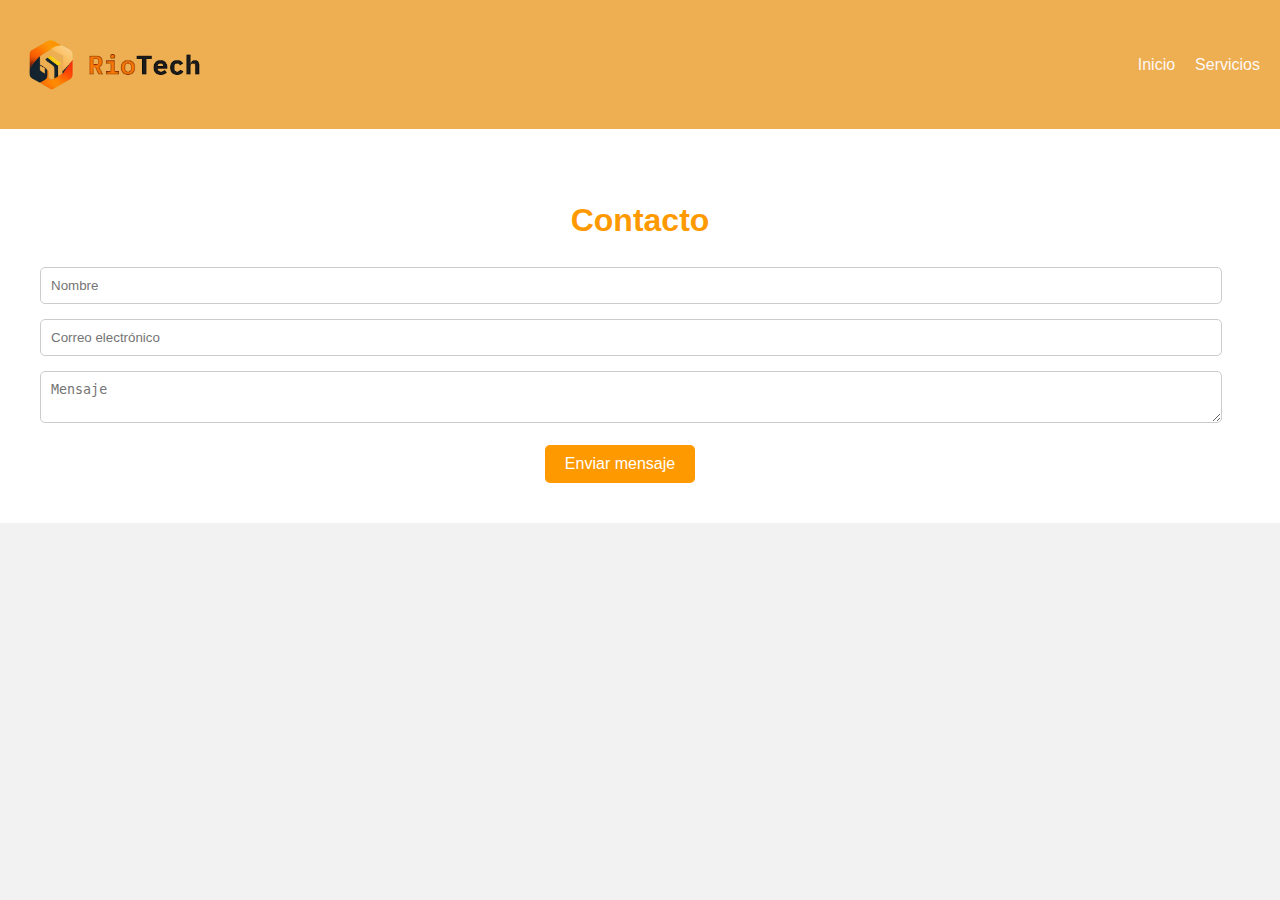
<file: contacto.html>
<!DOCTYPE html>
<html lang="en">
<head>
    <meta charset="UTF-8">
    <meta name="viewport" content="width=device-width, initial-scale=1.0">
    <title>Contacto</title>
    <link rel="stylesheet" href="contacto.css">
</head>
<body>
    <header>
        <div class="logo">
            <img src="logo.png" alt="Logo de Riotech">
        </div>
        
        <nav>
            <ul>
                <li><a href="index.html">Inicio</a></li>
                <li><a href="servicio.html">Servicios</a></li>
            </ul>
        </nav>
    </header>
    
<section class="contact">
    <h2>Contacto</h2>
    <form action="procesar_formulario.php" method="post">
        <input type="text" name="nombre" placeholder="Nombre">
        <input type="email" name="email" placeholder="Correo electrónico">
        <textarea name="mensaje" placeholder="Mensaje"></textarea>
        <button type="submit">Enviar mensaje</button>
    </form>

</section>
</body>
</html>
</file>
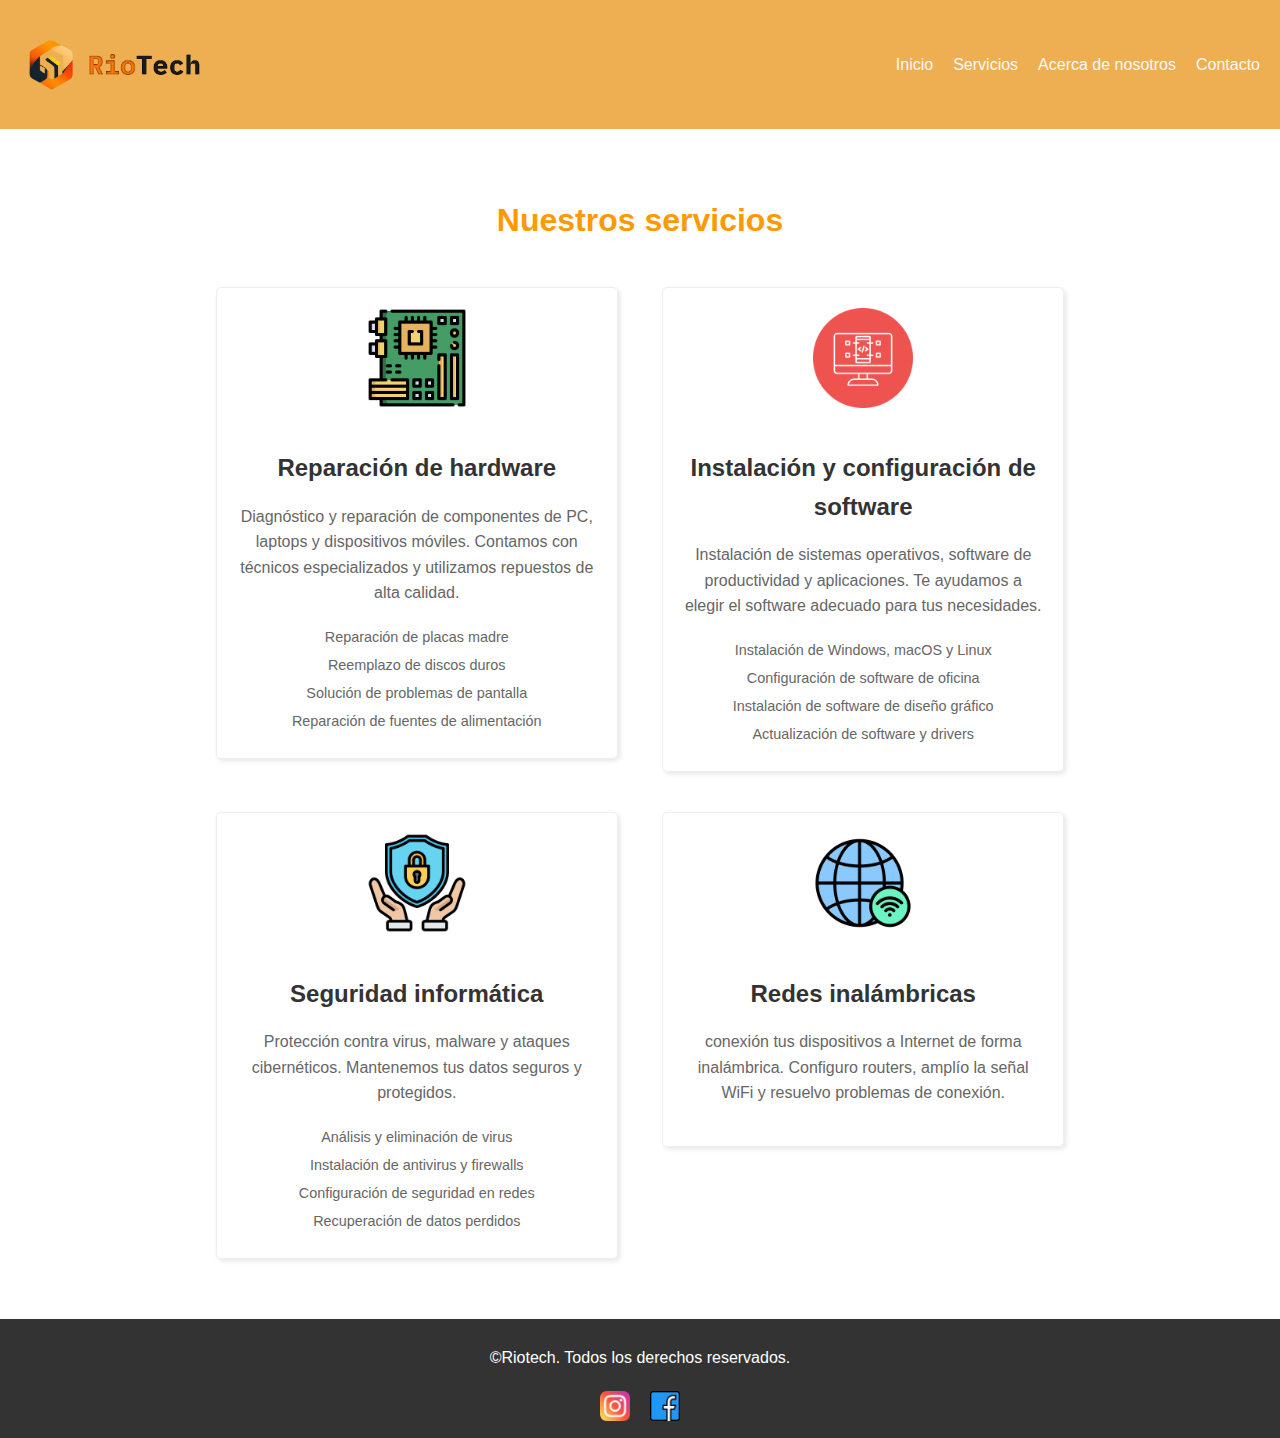
<file: servicio.html>
<!DOCTYPE html>
<html lang="es">
<head>
    <meta charset="UTF-8">
    <meta name="viewport" content="width=device-width, initial-scale=1.0">
    <title>Riotech - Servicios</title>
    <link rel="stylesheet" href="servicio.css">
    <meta name="viewport" content="width=device-width, initial-scale=1.0">
</head>
<body>
    <header>
        <div class="logo">
            <img src="logo.png" alt="Logo de Riotech">
         
        </div>
        <nav>
            <ul>
                <li><a href="index.html">Inicio</a></li>
                <li><a href="#">Servicios</a></li>
                <li><a href="acercaDe.html">Acerca de nosotros</a></li>
                <li><a href="contacto.html">Contacto</a></li>
            </ul>
        </nav>
    </header>

    <main>
        <section class="services">
            <h2>Nuestros servicios</h2>
            <div class="service">
                <img src="2.png" alt="Icono de reparación">
                <h3>Reparación de hardware</h3>
                <p>Diagnóstico y reparación de componentes de PC, laptops y dispositivos móviles. Contamos con técnicos especializados y utilizamos repuestos de alta calidad.</p>
                <ul>
                    <li>Reparación de placas madre</li>
                    <li>Reemplazo de discos duros</li>
                    <li>Solución de problemas de pantalla</li>
                    <li>Reparación de fuentes de alimentación</li>
                </ul>
            </div>
            <div class="service">
                <img src="1.png" alt="Icono de software">
                <h3>Instalación y configuración de software</h3>
                <p>Instalación de sistemas operativos, software de productividad y aplicaciones. Te ayudamos a elegir el software adecuado para tus necesidades.</p>
                <ul>
                    <li>Instalación de Windows, macOS y Linux</li>
                    <li>Configuración de software de oficina</li>
                    <li>Instalación de software de diseño gráfico</li>
                    <li>Actualización de software y drivers</li>
                </ul>
            </div>
            <div class="service">
                <img src="3.png" alt="Icono de seguridad">
                <h3>Seguridad informática</h3>
                <p>Protección contra virus, malware y ataques cibernéticos. Mantenemos tus datos seguros y protegidos.</p>
                <ul>
                    <li>Análisis y eliminación de virus</li>
                    <li>Instalación de antivirus y firewalls</li>
                    <li>Configuración de seguridad en redes</li>
                    <li>Recuperación de datos perdidos</li>
                </ul>
            </div>

            <div class="service">
                <img src="4.png" alt="Icono de seguridad">
                <h3>Redes inalámbricas</h3>
                <p>conexión tus dispositivos a Internet de forma inalámbrica. Configuro routers, amplío la señal WiFi y resuelvo problemas de conexión.</p>
            </div>
        </section>

      
    </main>

    <footer>
        <p>&copy;Riotech. Todos los derechos reservados.</p>
        <div class="redes-sociales">
            <a href="https://www.instagram.com/riotechsolution99/" target="_blank">
                <img src="instagram_2111463.png" alt="Instagram">
            </a>
            <a href="https://www.facebook.com/profile.php?id=61565379481700&locale=es_LA" target="_blank">
                <img src="facee.png" alt="Facebook">
            </a>
        </div>
    </footer>

    <script src="script.js"></script>
</body>
</html>
</file>
<file: contacto.css>
.contact {
    background-color: #fff; /* Blanco para la sección de contacto */
    padding: 40px;
    text-align: center; /* Centrar el texto en las secciones */
}

.contact h2 {
    font-size: 2em;
    margin-bottom: 20px;
    color: #ff9900; /* Naranja para los títulos de sección */
}

.contact-form {
    display: flex; /* Mostrar el formulario y la información de contacto en paralelo */
    align-items: flex-start; /* Alinear verticalmente en la parte superior */
    max-width: 900px; /* Ancho máximo para el contenido */
    margin: 0 auto; /* Centrar el contenido */
}

.contact form {
    flex: 1; /* El formulario ocupa la mayor parte del espacio */
    margin-right: 40px; /* Espacio entre el formulario y la información de contacto */
}

.contact input,
.contact textarea {
    width: 100%; /* Ancho completo para los campos del formulario */
    padding: 10px;
    margin-bottom: 15px;
    border: 1px solid #ccc;
    border-radius: 5px;
}

.contact button {
    background-color: #ff9900; /* Naranja del logo */
    color: #fff;
    padding: 10px 20px;
    border: none;
    border-radius: 5px;
    font-size: 1em;
    cursor: pointer;
    transition: background-color 0.3s ease; /* Transición suave al pasar el cursor */
}

.contact button:hover {
    background-color: #cc7a00; /* Naranja más oscuro al pasar el cursor */
}

.contact-info {
    flex: 1; /* La información de contacto ocupa el espacio restante */
    text-align: left; /* Alinear el texto a la izquierda */
}

.contact-info h3 {
    font-size: 1.5em;
    margin-bottom: 10px;
    color: #333; /* Gris oscuro para los títulos de información */
}

.contact-info p {
    font-size: 1em;
    margin-bottom: 5px;
    color: #666; /* Gris más claro para el texto */
}
header {
    background-color: #edaf51;
    color: #fef7f7;
    padding: 20px;
    display: flex;
    justify-content: space-between;
    align-items: center;
    box-shadow: 0 2px 5px rgba(0, 0, 0, 0.1);
}


.logo {
    display: flex;
    align-items: center;
}

.logo img {
    width: 200px;
    margin-right: 10px;
}
nav ul {
    list-style: none;
    margin: 0;
    padding: 0;
    display: flex;
}

nav li {
    margin-left: 20px;
}

nav a {
    color: #fef7f7;
    text-decoration: none;
    font-weight: 500;
    transition: color 0.3s ease;
}

nav a:hover {
    color: #efedea;
}

/* Estilos generales */
body {
    font-family: 'Arial', sans-serif;
    margin: 0;
    padding: 0;
    background-color: #f2f2f2;
    color: #333;
    line-height: 1.6;
}
/* Estilos para pantallas más pequeñas */
@media (max-width: 768px) {
    .about-us-content {
        flex-direction: column; /* Diseño en columna en pantallas pequeñas */
        align-items: center; /* Centrar horizontalmente los elementos */
    }

    .about-us-content img {
        width: 80%; /* Ancho de la imagen en pantallas pequeñas */
        margin-right: 0;
        margin-bottom: 40px;
    }
}
</file>
<file: servicio.css>
.logo {
    display: flex;
    flex-direction: column;
    align-items: center;
}

.logo img {
    width: 100px;
}
.logo {
    display: flex;
    align-items: center;
}

.logo img {
    width: 200px;
    margin-right: 10px;
}

.logo h1 {
    font-size: 1.8em;
    margin: 0;
}

.logo p {
    font-size: 0.9em;
    margin: 5px 0 0;
}


.service img {
    width: 100px; /* Tamaño del icono */
    height: 100px; /* Tamaño del icono */
    margin-bottom: 10px;
}

header {
    background-color: #edaf51;
    color: #fef7f7;
    padding: 20px;
    display: flex;
    justify-content: space-between;
    align-items: center;
    box-shadow: 0 2px 5px rgba(0, 0, 0, 0.1);
}
/* Estilos generales */
body {
    font-family: 'Arial', sans-serif;
    margin: 0;
    padding: 0;
    background-color: #f2f2f2;
    color: #333;
    line-height: 1.6;
}


.logo {
    display: flex;
    align-items: center;
}

.logo img {
    width: 200px;
    margin-right: 10px;
}


nav ul {
    list-style: none;
    margin: 0;
    padding: 0;
    display: flex;
}

nav li {
    margin-left: 20px;
}

nav a {
    color: #fef7f7;
    text-decoration: none;
    font-weight: 500;
    transition: color 0.3s ease;
}

nav a:hover {
    color: #efedea;
}
/* Estilos para la sección de servicios */
.services {
    background-color: #fff; /* Blanco para la sección de servicios */
    padding: 40px;
    text-align: center; /* Centrar el texto en las secciones */
}

.services h2 {
    font-size: 2em;
    margin-bottom: 20px;
    color: #ff9900; /* Naranja para los títulos de sección */
}

.service {
    display: inline-block; /* Mostrar los servicios en línea */
    width: 30%; /* Ajustar el ancho según la cantidad de servicios */
    margin: 20px;
    vertical-align: top; /* Alinear los servicios en la parte superior */
    padding: 20px;
    border: 1px solid #eee; /* Borde suave para separar los servicios */
    border-radius: 5px; /* Bordes redondeados */
    box-shadow: 2px 2px 5px rgba(0, 0, 0, 0.1); /* Sombra suave */
    transition: transform 0.3s ease; /* Transición suave al pasar el cursor */
}

.service:hover {
    transform: translateY(-5px); /* Elevar el servicio al pasar el cursor */
}

.service img {
    width: 100px; /* Tamaño del icono */
    height: 100px; /* Tamaño del icono */
    margin-bottom: 10px;
}

.service h3 {
    font-size: 1.5em;
    margin-bottom: 10px;
    color: #333; /* Gris oscuro para los títulos de servicio */
}

.service p {
    font-size: 1em;
    margin-bottom: 20px;
    color: #666; /* Gris más claro para el texto */
}

.service ul {
    list-style: none;
    padding: 0;
    margin: 0;
}

.service li {
    font-size: 0.9em;
    margin-bottom: 5px;
    color: #666; /* Gris más claro para los ítems de la lista */
}
/* Pie de página */
footer {
    background-color: #333;
    color: #fff;
    text-align: center;
    padding: 10px;
}

/* Estilos para pantallas pequeñas (móviles) */
@media (max-width: 767px) {
    .service {
    width: 100%;
    margin: 10px 0;
    }
   }
   
   /* Estilos para pantallas medianas (tabletas) */
   @media (min-width: 768px) and (max-width: 991px) {
    .service {
    width: 45%;
     margin: 10px;
    }
   }
   
   /* Estilos para pantallas grandes (escritorio) */
   @media (min-width: 992px) {
    .service {
    width: 30%;
   }
   }


   .redes-sociales {
    display: flex; /* Para que los botones se muestren uno al lado del otro */
    justify-content: center; /* Centrar horizontalmente */
    margin-top: 20px; /* Espacio superior (ajusta según necesites) */
}

.redes-sociales a {
    margin: 0 10px; /* Espacio entre los botones */
}

.redes-sociales img {
    width: 30px; /* Ancho de los botones */
    height: 30px; /* Alto de los botones */
}
</file>
